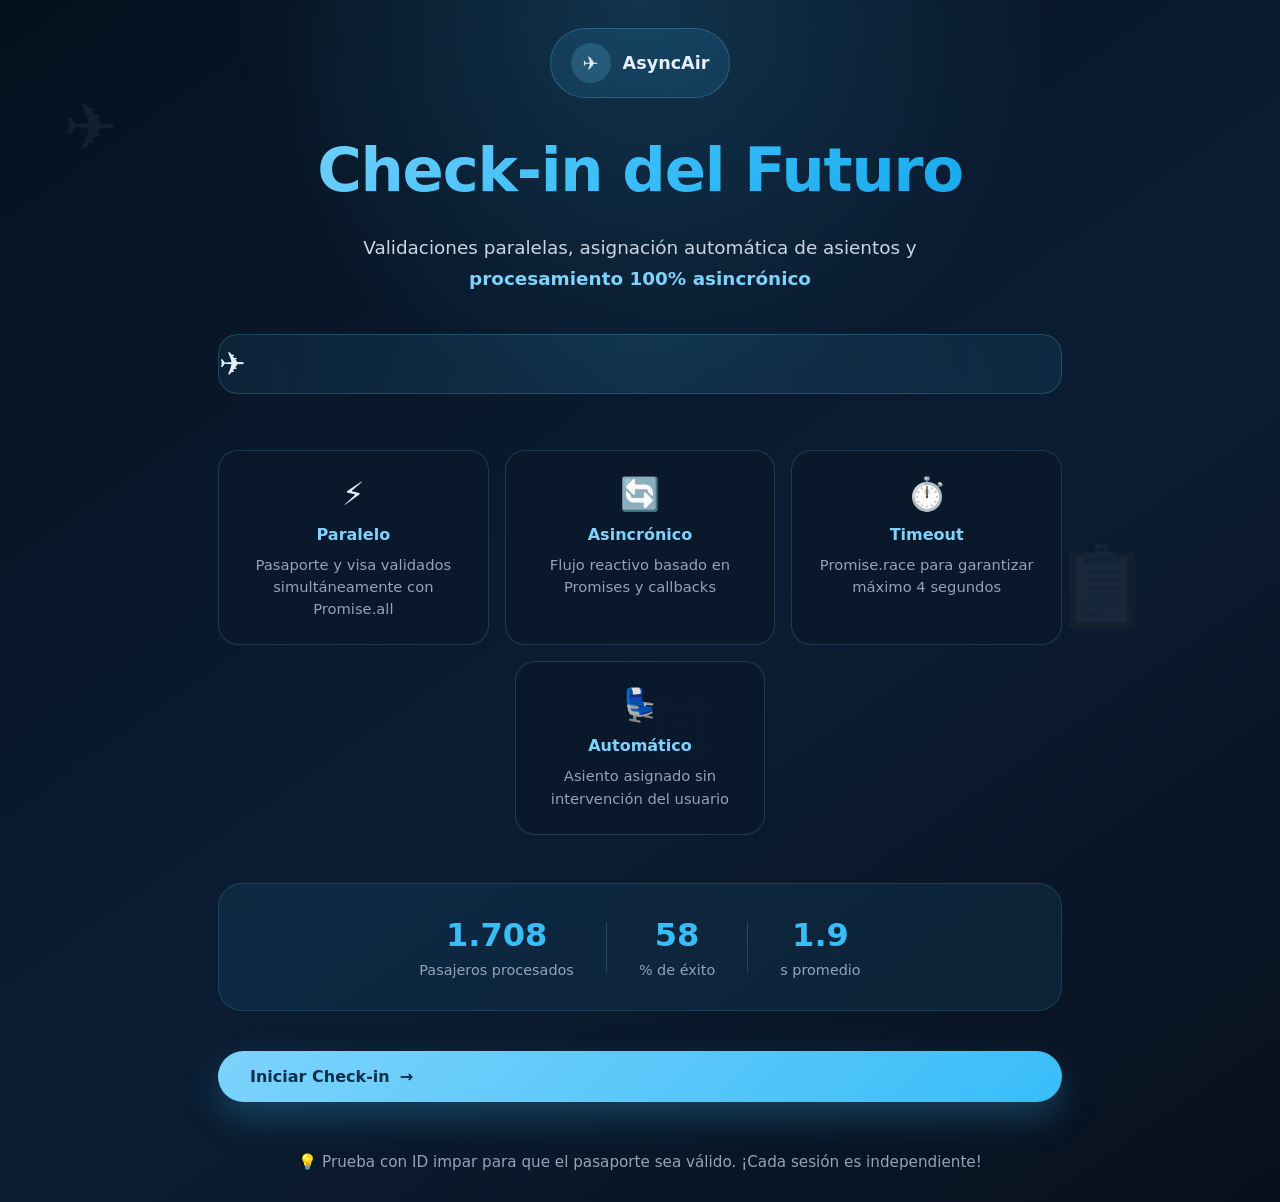
<file: index.html>
<!DOCTYPE html>
<html lang="es">
  <head>
    <meta charset="UTF-8" />
    <meta name="viewport" content="width=device-width, initial-scale=1.0" />
    <title>AsyncAir - Check-in del Futuro</title>
    <link rel="stylesheet" href="asyncair_checkin_app.css" />
    <link rel="stylesheet" href="landing.css" />
  </head>
  <body class="landing-body">
    <main class="landing-container">
      <section class="landing-hero">
        <div class="hero-content">
          <div class="brand-large">
            <span class="brand-icon-large">✈</span>
            <span>AsyncAir</span>
          </div>

          <h1 class="landing-title">Check-in del Futuro</h1>
          <p class="landing-subtitle">
            Validaciones paralelas, asignación automática de asientos y 
            <span class="highlight">procesamiento 100% asincrónico</span>
          </p>

          <div class="animated-plane-container">
            <div class="plane-track">
              <div class="plane-animated">✈</div>
            </div>
          </div>

          <div class="features-grid">
            <div class="feature-box">
              <span class="feature-icon">⚡</span>
              <h3>Paralelo</h3>
              <p>Pasaporte y visa validados simultáneamente con Promise.all</p>
            </div>

            <div class="feature-box">
              <span class="feature-icon">🔄</span>
              <h3>Asincrónico</h3>
              <p>Flujo reactivo basado en Promises y callbacks</p>
            </div>

            <div class="feature-box">
              <span class="feature-icon">⏱️</span>
              <h3>Timeout</h3>
              <p>Promise.race para garantizar máximo 4 segundos</p>
            </div>

            <div class="feature-box">
              <span class="feature-icon">💺</span>
              <h3>Automático</h3>
              <p>Asiento asignado sin intervención del usuario</p>
            </div>
          </div>

          <div class="stats-container">
            <div class="stat">
              <span class="stat-number" data-target="2847">0</span>
              <span class="stat-label">Pasajeros procesados</span>
            </div>
            <div class="stat-divider"></div>
            <div class="stat">
              <span class="stat-number" data-target="98">0</span>
              <span class="stat-label">% de éxito</span>
            </div>
            <div class="stat-divider"></div>
            <div class="stat">
              <span class="stat-number" data-target="3.2">0</span>
              <span class="stat-label">s promedio</span>
            </div>
          </div>

          <a href="asyncair_checkin_app.html" class="cta-button">
            <span class="button-text">Iniciar Check-in</span>
            <span class="button-arrow">→</span>
          </a>

          <p class="footer-hint">
            💡 Prueba con ID impar para que el pasaporte sea válido. ¡Cada sesión es independiente!
          </p>
        </div>
      </section>

      <section class="landing-background">
        <div class="floating-element float-1">✈</div>
        <div class="floating-element float-2">📋</div>
        <div class="floating-element float-3">🌐</div>
      </section>
    </main>

    <script type="module" src="./landing.js"></script>
  </body>
</html>
</file>
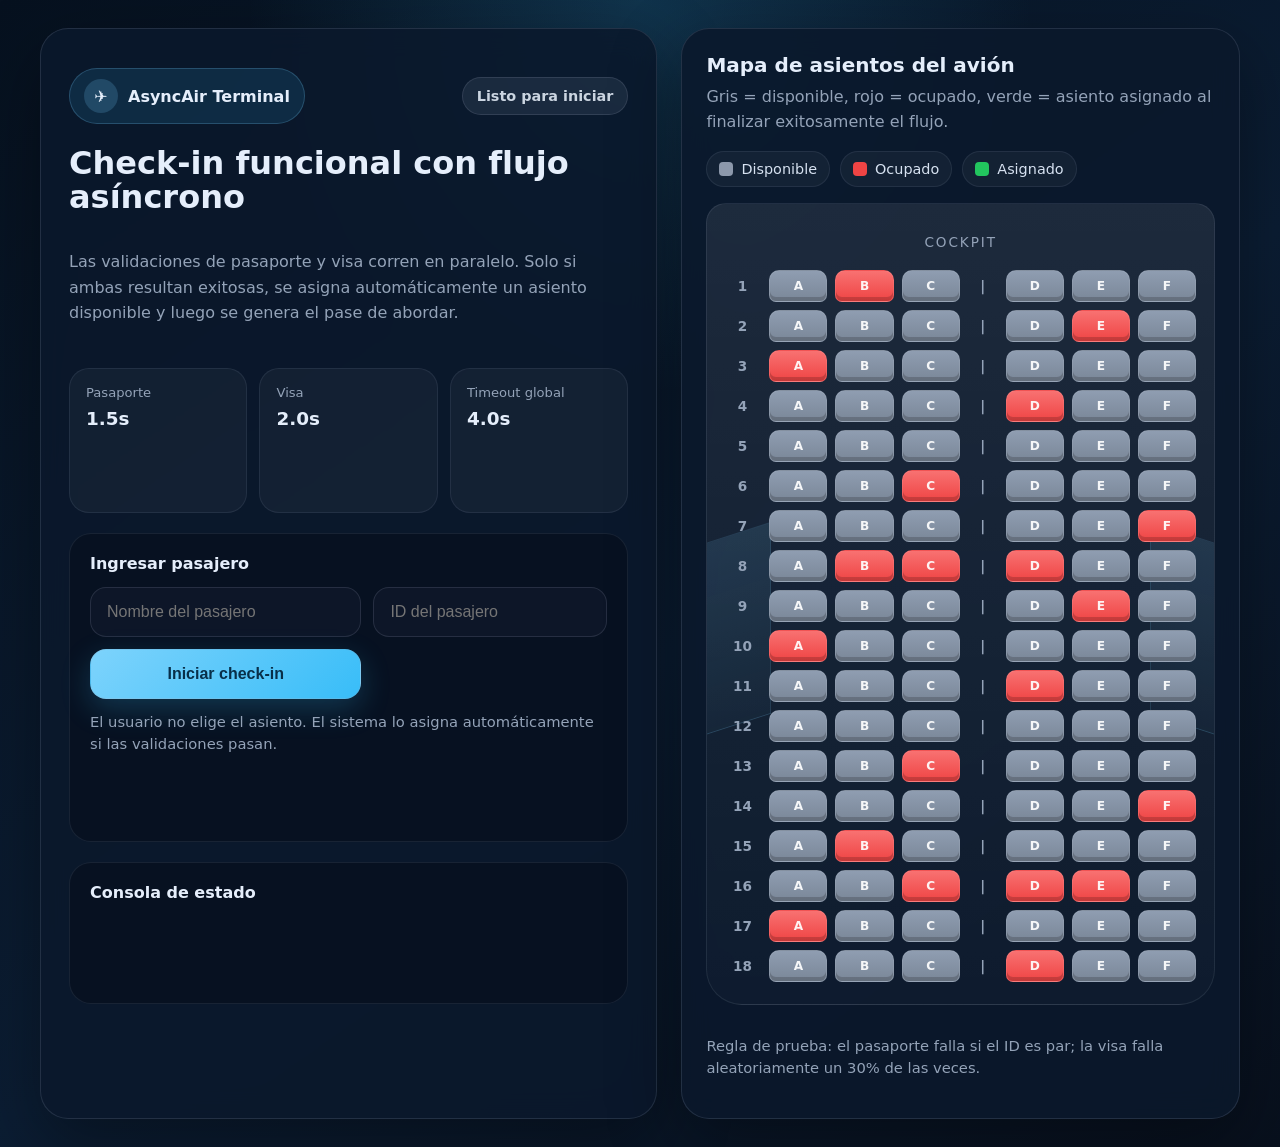
<file: asyncair_checkin_app.html>
<!DOCTYPE html>
<html lang="es">
  <head>
    <meta charset="UTF-8" />
    <meta name="viewport" content="width=device-width, initial-scale=1.0" />
    <title>AsyncAir Check-in</title>
    <link rel="stylesheet" href="asyncair_checkin_app.css" />
  </head>
  <body>
    <main class="app">
      <section class="panel left-panel">
        <div class="hero">
          <div class="hero-top">
            <div class="brand">
              <span class="brand-icon">✈</span>
              <span>AsyncAir Terminal</span>
            </div>
            <div id="status-pill" class="status-pill idle">Listo para iniciar</div>
          </div>

          <h1>Check-in funcional con flujo asíncrono</h1>
          <p>
            Las validaciones de pasaporte y visa corren en paralelo. Solo si ambas resultan exitosas,
            se asigna automáticamente un asiento disponible y luego se genera el pase de abordar.
          </p>
        </div>

        <div class="mini-stats">
          <div class="mini-card">
            <span class="label">Pasaporte</span>
            <span class="value">1.5s</span>
          </div>
          <div class="mini-card">
            <span class="label">Visa</span>
            <span class="value">2.0s</span>
          </div>
          <div class="mini-card">
            <span class="label">Timeout global</span>
            <span class="value">4.0s</span>
          </div>
        </div>

        <div class="controls-card">
          <h2 class="section-title">Ingresar pasajero</h2>
          <form id="checkin-form" class="controls">
            <input
              id="passenger-name"
              name="passengerName"
              type="text"
              placeholder="Nombre del pasajero"
              required
            />
            <input
              id="passenger-id"
              name="passengerId"
              type="number"
              min="1"
              step="1"
              placeholder="ID del pasajero"
              required
            />
            <button id="submit-btn" type="submit">Iniciar check-in</button>
          </form>
          <p class="helper-text">
            El usuario no elige el asiento. El sistema lo asigna automáticamente si las validaciones pasan.
          </p>
        </div>

        <div class="status-box">
          <h2 class="section-title">Consola de estado</h2>
          <ul id="status-list" class="status-list"></ul>
        </div>

        <div id="result-root"></div>
      </section>

      <aside class="panel aircraft-panel">
        <div class="aircraft-header">
          <h2>Mapa de asientos del avión</h2>
          <p>
            Gris = disponible, rojo = ocupado, verde = asiento asignado al finalizar exitosamente el flujo.
          </p>
        </div>

        <div class="legend">
          <span class="legend-item"><span class="legend-swatch available"></span> Disponible</span>
          <span class="legend-item"><span class="legend-swatch occupied"></span> Ocupado</span>
          <span class="legend-item"><span class="legend-swatch assigned"></span> Asignado</span>
        </div>

        <div class="aircraft-shell">
          <div class="cockpit">Cockpit</div>
          <div id="seat-map" class="cabin"></div>
        </div>

        <p class="footer-note">
          Regla de prueba: el pasaporte falla si el ID es par; la visa falla aleatoriamente un 30% de las veces.
        </p>
      </aside>
    </main>
    <script src="asyncair_checkin_app.js"></script>
  </body>
</html>
</file>
<file: asyncair_checkin_app.css>
:root {
  --bg-1: #06111f;
  --bg-2: #0b1d33;
  --panel: rgba(11, 24, 44, 0.88);
  --panel-strong: rgba(8, 18, 34, 0.96);
  --panel-soft: rgba(255, 255, 255, 0.04);
  --border: rgba(148, 163, 184, 0.18);
  --text: #e5eefb;
  --muted: #94a3b8;
  --accent: #7dd3fc;
  --accent-strong: #38bdf8;
  --success: #22c55e;
  --error: #ef4444;
  --warning: #f59e0b;
  --seat-available: #8c98ab;
  --seat-occupied: #ef4444;
  --seat-assigned: #22c55e;
  --shadow: 0 24px 70px rgba(0, 0, 0, 0.35);
}

* {
  box-sizing: border-box;
}

body {
  margin: 0;
  min-height: 100vh;
  font-family: Inter, system-ui, -apple-system, BlinkMacSystemFont, "Segoe UI", sans-serif;
  color: var(--text);
  background:
    radial-gradient(circle at top, rgba(56, 189, 248, 0.18), transparent 30%),
    linear-gradient(145deg, var(--bg-1) 0%, var(--bg-2) 55%, #08101d 100%);
  padding: 28px;
}

.app {
  width: min(1200px, 100%);
  margin: 0 auto;
  display: grid;
  grid-template-columns: 1.05fr 0.95fr;
  gap: 24px;
}

.panel {
  background: var(--panel);
  backdrop-filter: blur(14px);
  border: 1px solid var(--border);
  border-radius: 28px;
  box-shadow: var(--shadow);
}

.left-panel {
  padding: 28px;
  display: grid;
  gap: 20px;
}

.hero {
  display: grid;
  gap: 12px;
}

.hero-top {
  display: flex;
  align-items: center;
  justify-content: space-between;
  gap: 16px;
}

.brand {
  display: inline-flex;
  align-items: center;
  gap: 10px;
  padding: 10px 14px;
  border-radius: 999px;
  background: rgba(56, 189, 248, 0.12);
  border: 1px solid rgba(125, 211, 252, 0.22);
  font-weight: 700;
  width: fit-content;
}

.brand-icon {
  width: 34px;
  height: 34px;
  display: grid;
  place-items: center;
  border-radius: 50%;
  background: rgba(125, 211, 252, 0.18);
  font-size: 1rem;
}

.status-pill {
  padding: 10px 14px;
  border-radius: 999px;
  font-size: 0.9rem;
  font-weight: 700;
  border: 1px solid transparent;
}

.status-pill.idle {
  background: rgba(148, 163, 184, 0.12);
  color: #cbd5e1;
  border-color: rgba(148, 163, 184, 0.18);
}

.status-pill.running {
  background: rgba(56, 189, 248, 0.14);
  color: #bae6fd;
  border-color: rgba(125, 211, 252, 0.22);
}

.status-pill.success {
  background: rgba(34, 197, 94, 0.14);
  color: #bbf7d0;
  border-color: rgba(34, 197, 94, 0.24);
}

.status-pill.error {
  background: rgba(239, 68, 68, 0.14);
  color: #fecaca;
  border-color: rgba(239, 68, 68, 0.24);
}

.hero h1 {
  margin: 0;
  font-size: clamp(2rem, 2.4vw, 2.8rem);
  line-height: 1.06;
}

.hero p {
  margin: 0;
  color: var(--muted);
  line-height: 1.6;
  max-width: 62ch;
}

.mini-stats {
  display: grid;
  grid-template-columns: repeat(3, minmax(0, 1fr));
  gap: 12px;
}

.mini-card {
  background: var(--panel-soft);
  border: 1px solid rgba(148, 163, 184, 0.12);
  border-radius: 20px;
  padding: 16px;
}

.mini-card .label {
  display: block;
  font-size: 0.82rem;
  color: var(--muted);
  margin-bottom: 8px;
}

.mini-card .value {
  font-size: 1.15rem;
  font-weight: 800;
}

.controls-card,
.status-box,
.result-card {
  background: var(--panel-strong);
  border: 1px solid rgba(148, 163, 184, 0.12);
  border-radius: 22px;
  padding: 20px;
}

.section-title {
  margin: 0 0 14px;
  font-size: 1rem;
}

.controls {
  display: grid;
  grid-template-columns: 1fr auto;
  gap: 12px;
}

input,
button {
  border-radius: 16px;
  border: 1px solid rgba(148, 163, 184, 0.18);
  font-size: 1rem;
}

input {
  background: rgba(15, 23, 42, 0.88);
  color: var(--text);
  padding: 15px 16px;
  outline: none;
}

input:focus {
  border-color: rgba(125, 211, 252, 0.45);
  box-shadow: 0 0 0 4px rgba(56, 189, 248, 0.14);
}

button {
  background: linear-gradient(135deg, #7dd3fc 0%, #38bdf8 100%);
  color: #082f49;
  padding: 15px 18px;
  font-weight: 800;
  cursor: pointer;
  transition: transform 0.18s ease, opacity 0.18s ease, box-shadow 0.18s ease;
  box-shadow: 0 10px 30px rgba(56, 189, 248, 0.22);
}

button:hover:not(:disabled) {
  transform: translateY(-1px);
}

button:disabled {
  opacity: 0.58;
  cursor: not-allowed;
  box-shadow: none;
}

.helper-text {
  margin: 12px 0 0;
  color: var(--muted);
  line-height: 1.5;
  font-size: 0.92rem;
}

.status-list {
  list-style: none;
  padding: 0;
  margin: 0;
  display: grid;
  gap: 10px;
  max-height: 260px;
  overflow: auto;
}

.status-item {
  display: grid;
  grid-template-columns: auto 1fr;
  gap: 10px;
  align-items: start;
  padding: 12px 14px;
  border-radius: 14px;
  background: rgba(255, 255, 255, 0.03);
  border: 1px solid rgba(148, 163, 184, 0.08);
  line-height: 1.45;
}

.status-item::before {
  content: "•";
  font-weight: 900;
}

.status-item.info::before {
  color: var(--accent);
}

.status-item.success::before {
  color: var(--success);
}

.status-item.error::before {
  color: var(--error);
}

.status-item.warning::before {
  color: var(--warning);
}

.result-card {
  border-left: 5px solid var(--success);
}

.result-grid {
  display: grid;
  grid-template-columns: repeat(4, minmax(0, 1fr));
  gap: 12px;
}

.result-field {
  background: rgba(255, 255, 255, 0.04);
  border: 1px solid rgba(148, 163, 184, 0.1);
  border-radius: 16px;
  padding: 14px;
}

.result-field .label {
  display: block;
  margin-bottom: 6px;
  color: var(--muted);
  font-size: 0.82rem;
}

.result-field .value {
  font-size: 1.02rem;
  font-weight: 800;
}

.aircraft-panel {
  padding: 24px;
  display: grid;
  gap: 16px;
  align-content: start;
}

.aircraft-header h2 {
  margin: 0 0 8px;
  font-size: 1.25rem;
}

.aircraft-header p {
  margin: 0;
  color: var(--muted);
  line-height: 1.55;
}

.legend {
  display: flex;
  flex-wrap: wrap;
  gap: 10px;
}

.legend-item {
  display: inline-flex;
  align-items: center;
  gap: 8px;
  padding: 9px 12px;
  border-radius: 999px;
  background: rgba(255, 255, 255, 0.04);
  border: 1px solid rgba(148, 163, 184, 0.12);
  color: #d7e2f1;
  font-size: 0.9rem;
}

.legend-swatch {
  width: 14px;
  height: 14px;
  border-radius: 4px;
}

.legend-swatch.available {
  background: var(--seat-available);
}

.legend-swatch.occupied {
  background: var(--seat-occupied);
}

.legend-swatch.assigned {
  background: var(--seat-assigned);
}

.aircraft-shell {
  position: relative;
  background: linear-gradient(180deg, rgba(255, 255, 255, 0.08), rgba(255, 255, 255, 0.02));
  border: 1px solid rgba(148, 163, 184, 0.14);
  border-radius: 20px 20px 36px 36px;
  padding: 30px 18px 22px;
  overflow: hidden;
  isolation: isolate;
  min-height: 760px;
}

.aircraft-shell::before,
.aircraft-shell::after {
  content: "";
  position: absolute;
  top: 42%;
  width: 110px;
  height: 190px;
  background: linear-gradient(180deg, rgba(125, 211, 252, 0.12), rgba(125, 211, 252, 0.03));
  border: 1px solid rgba(125, 211, 252, 0.12);
  z-index: 0;
}

.aircraft-shell::before {
  left: -48px;
  border-radius: 40px 0 0 40px;
  transform: skewY(-18deg);
}

.aircraft-shell::after {
  right: -48px;
  border-radius: 0 40px 40px 0;
  transform: skewY(18deg);
}

.cockpit {
  position: relative;
  z-index: 1;
  text-align: center;
  color: var(--muted);
  font-size: 0.85rem;
  letter-spacing: 0.14em;
  text-transform: uppercase;
  margin-bottom: 20px;
}

.cabin {
  position: relative;
  z-index: 1;
  display: grid;
  gap: 8px;
}

.seat-row {
  display: grid;
  grid-template-columns: 34px 1fr 26px 1fr;
  align-items: center;
  gap: 10px;
}

.row-number,
.aisle {
  color: var(--muted);
  font-size: 0.85rem;
  font-weight: 700;
  text-align: center;
}

.seat-group {
  display: grid;
  grid-template-columns: repeat(3, minmax(0, 1fr));
  gap: 8px;
}

.seat {
  height: 32px;
  border-radius: 10px 10px 7px 7px;
  display: grid;
  place-items: center;
  font-size: 0.76rem;
  font-weight: 800;
  color: rgba(255, 255, 255, 0.92);
  border: 1px solid rgba(255, 255, 255, 0.08);
  box-shadow: inset 0 -4px 0 rgba(0, 0, 0, 0.18);
}

.seat.available {
  background: linear-gradient(180deg, #8f9db1 0%, #7a8798 100%);
}

.seat.occupied {
  background: linear-gradient(180deg, #f87171 0%, #ef4444 100%);
}

.seat.assigned {
  background: linear-gradient(180deg, #4ade80 0%, #22c55e 100%);
  box-shadow: 0 0 0 3px rgba(34, 197, 94, 0.18), inset 0 -4px 0 rgba(0, 0, 0, 0.16);
  transform: scale(1.03);
}

.footer-note {
  color: var(--muted);
  font-size: 0.92rem;
  line-height: 1.5;
}

@media (max-width: 1050px) {
  .app {
    grid-template-columns: 1fr;
  }

  .aircraft-shell {
    min-height: auto;
  }
}

@media (max-width: 720px) {
  body {
    padding: 16px;
  }

  .left-panel,
  .aircraft-panel {
    padding: 18px;
  }

  .controls,
  .mini-stats,
  .result-grid {
    grid-template-columns: 1fr;
  }

  .hero-top {
    flex-direction: column;
    align-items: start;
  }
}
</file>
<file: landing.css>
/* Landing Page Specific Styles */

.landing-body {
  overflow-x: hidden;
}

.landing-container {
  width: 100%;
  min-height: 100vh;
  position: relative;
  display: flex;
  align-items: center;
  justify-content: center;
}

.landing-hero {
  width: min(900px, 100%);
  padding: 0 28px;
  position: relative;
  z-index: 1;
}

.hero-content {
  display: grid;
  gap: 28px;
  text-align: center;
}

.brand-large {
  display: inline-flex;
  align-items: center;
  gap: 12px;
  padding: 14px 20px;
  border-radius: 999px;
  background: rgba(56, 189, 248, 0.12);
  border: 1px solid rgba(125, 211, 252, 0.22);
  font-weight: 700;
  font-size: 1.1rem;
  width: fit-content;
  justify-self: center;
  margin-bottom: 12px;
}

.brand-icon-large {
  width: 40px;
  height: 40px;
  display: grid;
  place-items: center;
  border-radius: 50%;
  background: rgba(125, 211, 252, 0.18);
  font-size: 1.2rem;
}

.landing-title {
  margin: 0;
  font-size: clamp(2.5rem, 5vw, 3.8rem);
  line-height: 1.08;
  letter-spacing: -0.02em;
  background: linear-gradient(135deg, #7dd3fc 0%, #38bdf8 50%, #0ea5e9 100%);
  -webkit-background-clip: text;
  -webkit-text-fill-color: transparent;
  background-clip: text;
}

.landing-subtitle {
  margin: 0;
  font-size: 1.15rem;
  color: #cbd5e1;
  line-height: 1.7;
  max-width: 600px;
  justify-self: center;
}

.highlight {
  color: #7dd3fc;
  font-weight: 600;
}

.animated-plane-container {
  margin-top: 12px;
  margin-bottom: 8px;
}

.plane-track {
  height: 60px;
  background: linear-gradient(90deg, 
    rgba(56, 189, 248, 0.08) 0%, 
    rgba(56, 189, 248, 0.14) 50%, 
    rgba(56, 189, 248, 0.08) 100%);
  border: 1px solid rgba(125, 211, 252, 0.2);
  border-radius: 20px;
  position: relative;
  overflow: hidden;
  display: flex;
  align-items: center;
}

.plane-animated {
  font-size: 2rem;
  position: absolute;
  left: 0;
  animation: planeFly 3s ease-in-out infinite;
}

@keyframes planeFly {
  0% {
    left: 0;
    opacity: 0.6;
  }
  50% {
    opacity: 1;
  }
  100% {
    left: calc(100% - 40px);
    opacity: 0.6;
  }
}

.plane-label {
  margin: 0;
  color: var(--muted);
  font-size: 0.9rem;
  margin-top: 8px;
  font-weight: 500;
}

.features-grid {
  display: grid;
  grid-template-columns: repeat(auto-fit, minmax(200px, 1fr));
  gap: 16px;
  margin: 20px 0;
  justify-items: center;
}

@supports (grid-template-columns: repeat(auto-fit, minmax(200px, 1fr))) {
  .features-grid .feature-box:last-child {
    grid-column: 1 / -1;
    width: 100%;
    max-width: 250px;
  }
}

.feature-box {
  background: var(--panel);
  border: 1px solid rgba(125, 211, 252, 0.18);
  border-radius: 20px;
  padding: 24px 18px;
  text-align: center;
  transition: all 0.3s ease;
}

.feature-box:hover {
  background: var(--panel-strong);
  border-color: rgba(125, 211, 252, 0.35);
  transform: translateY(-4px);
}

.feature-icon {
  display: block;
  font-size: 2rem;
  margin-bottom: 12px;
}

.feature-box h3 {
  margin: 0 0 10px;
  font-size: 1rem;
  color: var(--accent);
}

.feature-box p {
  margin: 0;
  color: var(--muted);
  font-size: 0.92rem;
  line-height: 1.5;
}

.stats-container {
  display: flex;
  justify-content: center;
  align-items: center;
  gap: 32px;
  padding: 32px 24px;
  background: rgba(56, 189, 248, 0.08);
  border: 1px solid rgba(125, 211, 252, 0.15);
  border-radius: 24px;
  flex-wrap: wrap;
}

.stat {
  display: flex;
  flex-direction: column;
  align-items: center;
  gap: 8px;
}

.stat-number {
  font-size: 2rem;
  font-weight: 900;
  color: var(--accent-strong);
  font-variant-numeric: tabular-nums;
}

.stat-label {
  color: var(--muted);
  font-size: 0.9rem;
  font-weight: 500;
}

.stat-divider {
  width: 1px;
  height: 50px;
  background: rgba(125, 211, 252, 0.2);
}

.cta-button {
  display: inline-flex;
  align-items: center;
  gap: 10px;
  padding: 16px 32px;
  background: linear-gradient(135deg, #7dd3fc 0%, #38bdf8 100%);
  color: #082f49;
  border: none;
  border-radius: 999px;
  font-weight: 800;
  font-size: 1rem;
  cursor: pointer;
  text-decoration: none;
  transition: all 0.3s ease;
  box-shadow: 0 15px 35px rgba(56, 189, 248, 0.25);
  margin-top: 12px;
}

.cta-button:hover {
  transform: translateY(-3px);
  box-shadow: 0 20px 50px rgba(56, 189, 248, 0.35);
}

.cta-button:active {
  transform: translateY(-1px);
}

.button-text {
  font-weight: 800;
}

.button-arrow {
  display: inline-block;
  transition: transform 0.3s ease;
  font-weight: 900;
}

.cta-button:hover .button-arrow {
  transform: translateX(4px);
}

.footer-hint {
  margin: 20px 0 0;
  color: var(--muted);
  font-size: 0.95rem;
  line-height: 1.6;
}

.landing-background {
  position: fixed;
  top: 0;
  left: 0;
  width: 100%;
  height: 100%;
  z-index: 0;
  pointer-events: none;
  overflow: hidden;
}

.floating-element {
  position: absolute;
  font-size: 4rem;
  opacity: 0.06;
  animation: float 20s infinite ease-in-out;
}

.float-1 {
  top: 10%;
  left: 5%;
  animation-delay: 0s;
}

.float-2 {
  top: 60%;
  right: 10%;
  animation-delay: 2s;
  font-size: 5rem;
}

.float-3 {
  bottom: 15%;
  left: 50%;
  animation-delay: 4s;
}

@keyframes float {
  0%, 100% {
    transform: translateY(0px);
  }
  50% {
    transform: translateY(30px);
  }
}

@media (max-width: 720px) {
  .landing-hero {
    padding: 0 16px;
  }

  .hero-content {
    gap: 20px;
  }

  .landing-title {
    font-size: 2rem;
  }

  .landing-subtitle {
    font-size: 1rem;
  }

  .features-grid {
    grid-template-columns: 1fr;
    gap: 12px;
  }

  .feature-box {
    padding: 18px 14px;
  }

  .stats-container {
    gap: 16px;
    padding: 20px 16px;
  }

  .stat-number {
    font-size: 1.5rem;
  }

  .stat-divider {
    height: 40px;
  }

  .cta-button {
    padding: 14px 24px;
    font-size: 0.95rem;
  }

  .floating-element {
    font-size: 2.5rem;
  }

  .float-2 {
    font-size: 3rem;
  }
}
</file>
